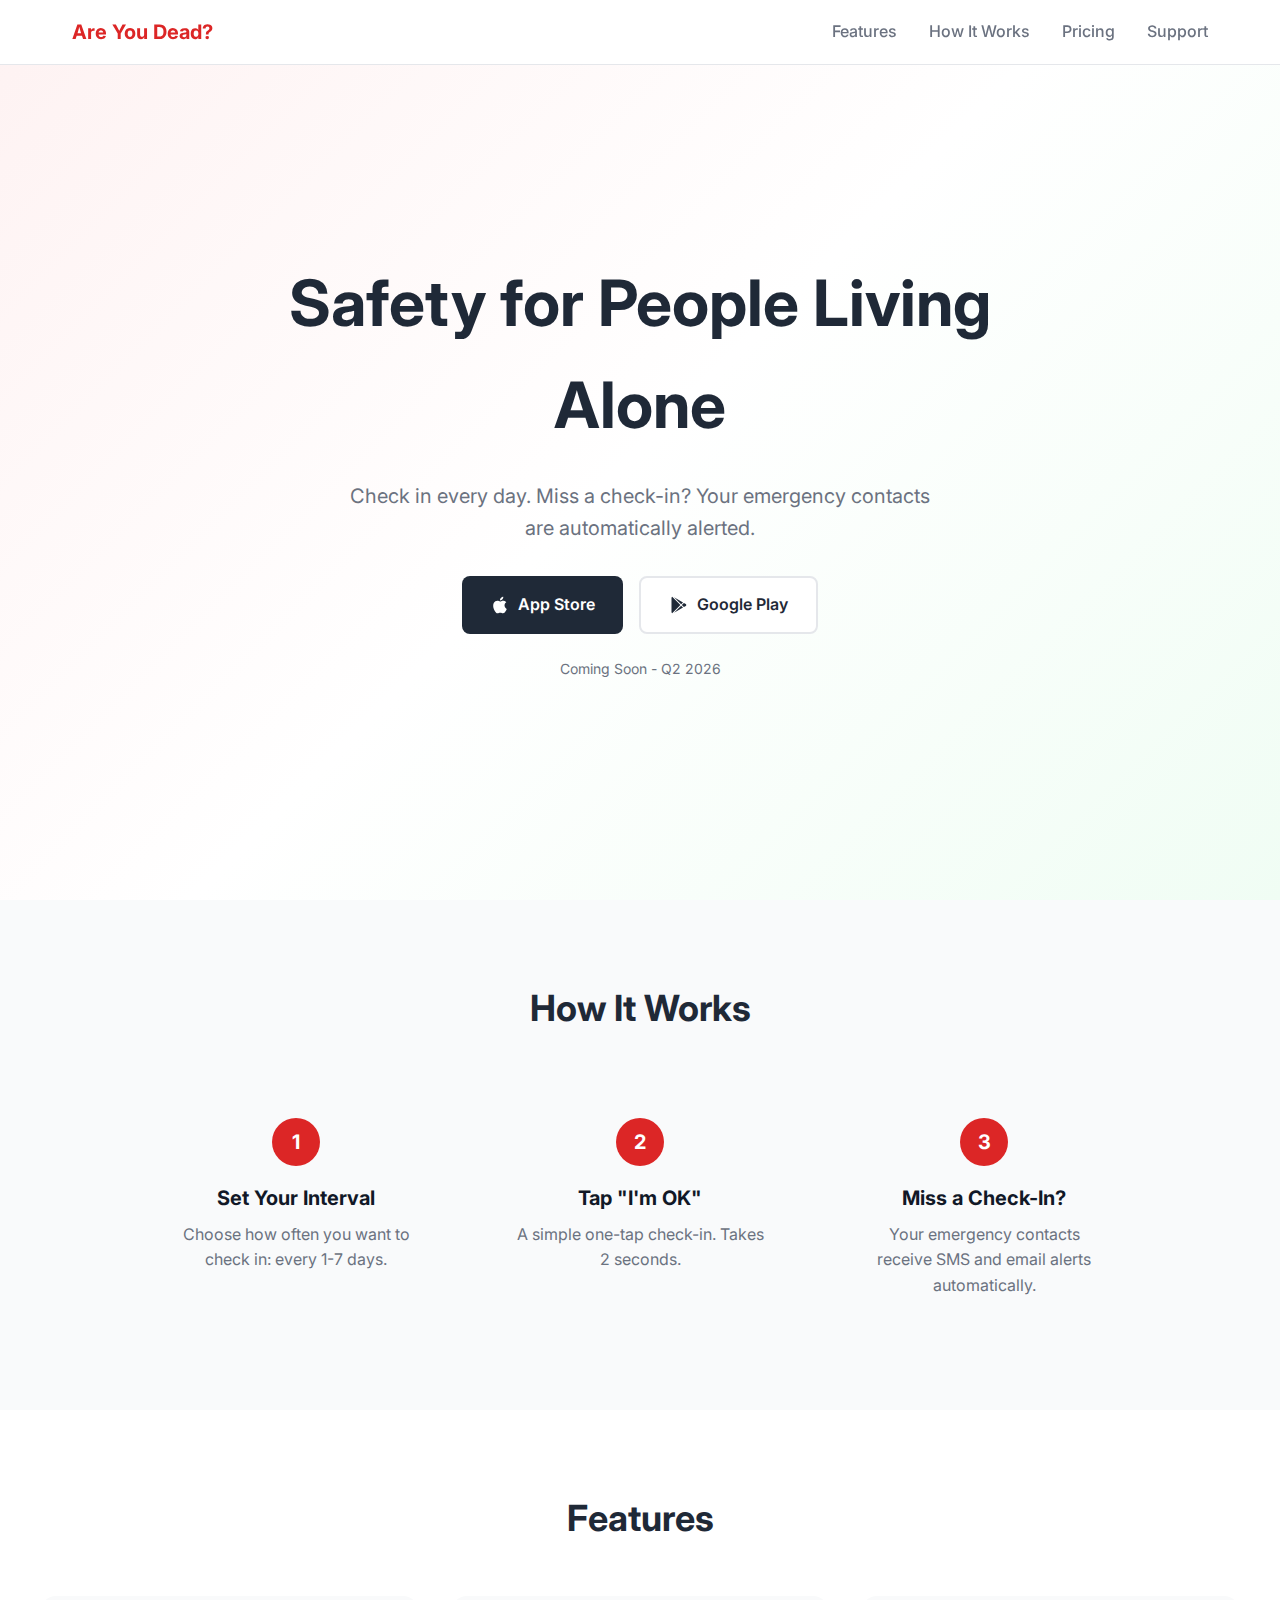
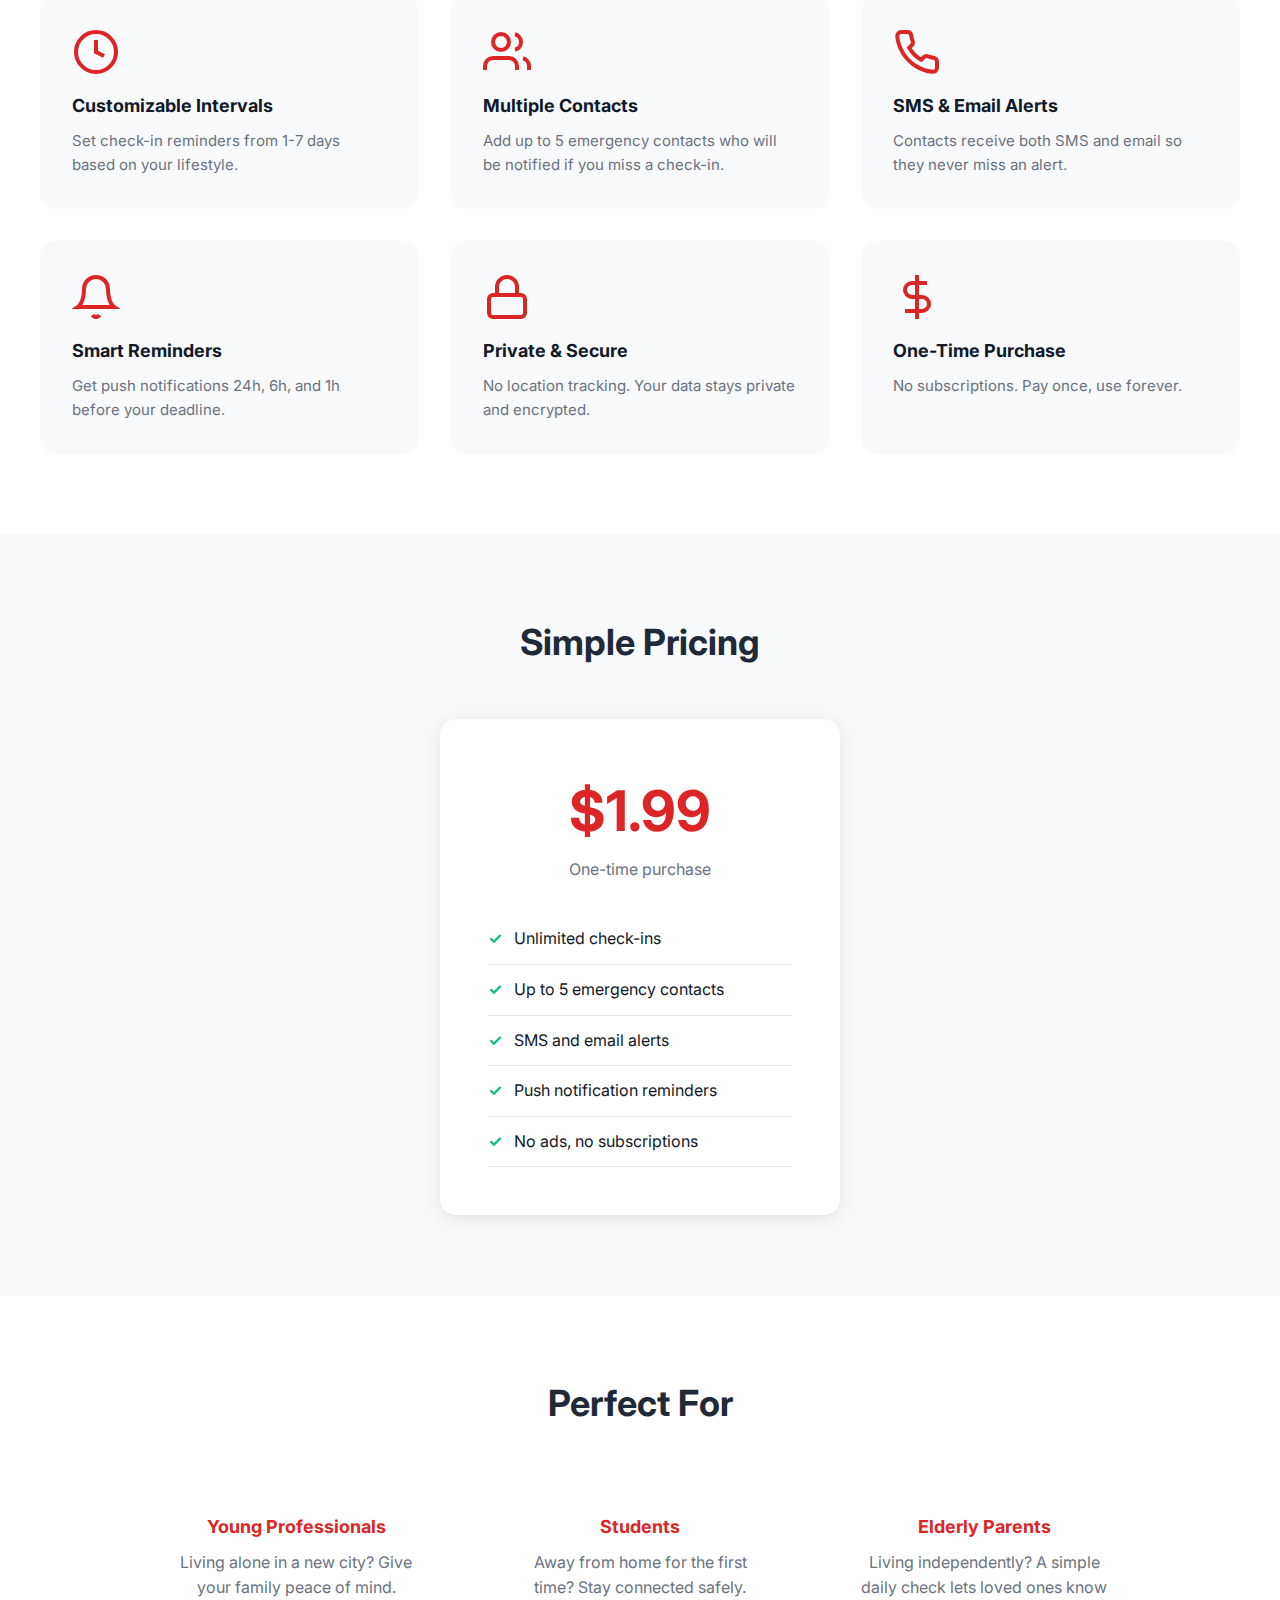
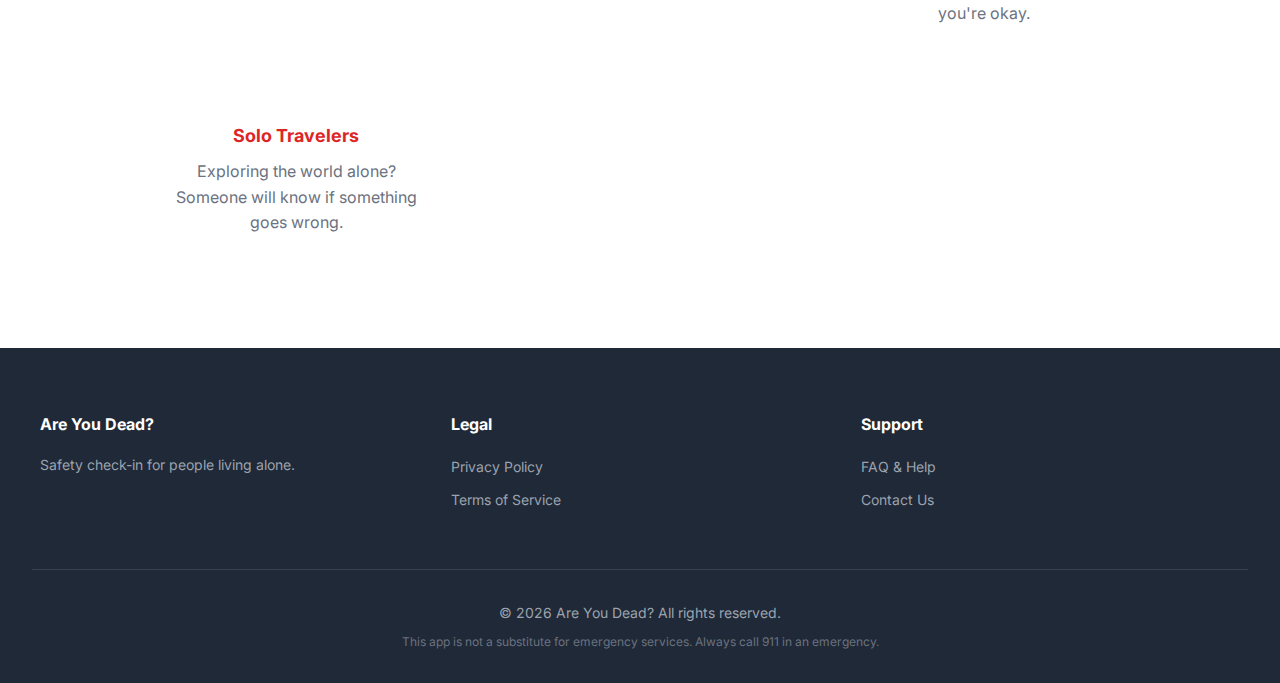
<file: website/index.html>
<!DOCTYPE html>
<html lang="en">
<head>
    <meta charset="UTF-8">
    <meta name="viewport" content="width=device-width, initial-scale=1.0">
    <meta name="description" content="Are You Dead? - Safety check-in app for people living alone. Check in daily or your emergency contacts are automatically alerted.">
    <meta name="keywords" content="safety app, check-in, living alone, emergency contacts, wellness check, solo living">
    <meta property="og:title" content="Are You Dead? - Safety for Solo Living">
    <meta property="og:description" content="Check in daily or your emergency contacts are automatically alerted. Simple safety for people living alone.">
    <meta property="og:type" content="website">
    <meta property="og:url" content="https://areyoudead.site">
    <title>Are You Dead? - Safety Check-In App</title>
    <link rel="stylesheet" href="css/style.css">
    <link rel="preconnect" href="https://fonts.googleapis.com">
    <link rel="preconnect" href="https://fonts.gstatic.com" crossorigin>
    <link href="https://fonts.googleapis.com/css2?family=Inter:wght@400;500;600;700&display=swap" rel="stylesheet">
</head>
<body>
    <header>
        <nav>
            <div class="logo">Are You Dead?</div>
            <ul class="nav-links">
                <li><a href="#features">Features</a></li>
                <li><a href="#how-it-works">How It Works</a></li>
                <li><a href="#pricing">Pricing</a></li>
                <li><a href="support.html">Support</a></li>
            </ul>
        </nav>
    </header>

    <main>
        <section class="hero">
            <div class="hero-content">
                <h1>Safety for People Living Alone</h1>
                <p class="tagline">Check in every day. Miss a check-in? Your emergency contacts are automatically alerted.</p>
                <div class="cta-buttons">
                    <a href="#" class="btn btn-primary">
                        <svg class="icon" viewBox="0 0 24 24" fill="currentColor"><path d="M18.71 19.5c-.83 1.24-1.71 2.45-3.05 2.47-1.34.03-1.77-.79-3.29-.79-1.53 0-2 .77-3.27.82-1.31.05-2.3-1.32-3.14-2.53C4.25 17 2.94 12.45 4.7 9.39c.87-1.52 2.43-2.48 4.12-2.51 1.28-.02 2.5.87 3.29.87.78 0 2.26-1.07 3.81-.91.65.03 2.47.26 3.64 1.98-.09.06-2.17 1.28-2.15 3.81.03 3.02 2.65 4.03 2.68 4.04-.03.07-.42 1.44-1.38 2.83M13 3.5c.73-.83 1.94-1.46 2.94-1.5.13 1.17-.34 2.35-1.04 3.19-.69.85-1.83 1.51-2.95 1.42-.15-1.15.41-2.35 1.05-3.11z"/></svg>
                        App Store
                    </a>
                    <a href="#" class="btn btn-secondary">
                        <svg class="icon" viewBox="0 0 24 24" fill="currentColor"><path d="M3,20.5V3.5C3,2.91 3.34,2.39 3.84,2.15L13.69,12L3.84,21.85C3.34,21.6 3,21.09 3,20.5M16.81,15.12L6.05,21.34L14.54,12.85L16.81,15.12M20.16,10.81C20.5,11.08 20.75,11.5 20.75,12C20.75,12.5 20.53,12.9 20.18,13.18L17.89,14.5L15.39,12L17.89,9.5L20.16,10.81M6.05,2.66L16.81,8.88L14.54,11.15L6.05,2.66Z"/></svg>
                        Google Play
                    </a>
                </div>
                <p class="coming-soon">Coming Soon - Q2 2026</p>
            </div>
        </section>

        <section id="how-it-works" class="how-it-works">
            <h2>How It Works</h2>
            <div class="steps">
                <div class="step">
                    <div class="step-number">1</div>
                    <h3>Set Your Interval</h3>
                    <p>Choose how often you want to check in: every 1-7 days.</p>
                </div>
                <div class="step">
                    <div class="step-number">2</div>
                    <h3>Tap "I'm OK"</h3>
                    <p>A simple one-tap check-in. Takes 2 seconds.</p>
                </div>
                <div class="step">
                    <div class="step-number">3</div>
                    <h3>Miss a Check-In?</h3>
                    <p>Your emergency contacts receive SMS and email alerts automatically.</p>
                </div>
            </div>
        </section>

        <section id="features" class="features">
            <h2>Features</h2>
            <div class="feature-grid">
                <div class="feature">
                    <div class="feature-icon">
                        <svg viewBox="0 0 24 24" fill="none" stroke="currentColor" stroke-width="2"><circle cx="12" cy="12" r="10"/><path d="M12 6v6l4 2"/></svg>
                    </div>
                    <h3>Customizable Intervals</h3>
                    <p>Set check-in reminders from 1-7 days based on your lifestyle.</p>
                </div>
                <div class="feature">
                    <div class="feature-icon">
                        <svg viewBox="0 0 24 24" fill="none" stroke="currentColor" stroke-width="2"><path d="M17 21v-2a4 4 0 0 0-4-4H5a4 4 0 0 0-4 4v2"/><circle cx="9" cy="7" r="4"/><path d="M23 21v-2a4 4 0 0 0-3-3.87"/><path d="M16 3.13a4 4 0 0 1 0 7.75"/></svg>
                    </div>
                    <h3>Multiple Contacts</h3>
                    <p>Add up to 5 emergency contacts who will be notified if you miss a check-in.</p>
                </div>
                <div class="feature">
                    <div class="feature-icon">
                        <svg viewBox="0 0 24 24" fill="none" stroke="currentColor" stroke-width="2"><path d="M22 16.92v3a2 2 0 0 1-2.18 2 19.79 19.79 0 0 1-8.63-3.07 19.5 19.5 0 0 1-6-6 19.79 19.79 0 0 1-3.07-8.67A2 2 0 0 1 4.11 2h3a2 2 0 0 1 2 1.72 12.84 12.84 0 0 0 .7 2.81 2 2 0 0 1-.45 2.11L8.09 9.91a16 16 0 0 0 6 6l1.27-1.27a2 2 0 0 1 2.11-.45 12.84 12.84 0 0 0 2.81.7A2 2 0 0 1 22 16.92z"/></svg>
                    </div>
                    <h3>SMS & Email Alerts</h3>
                    <p>Contacts receive both SMS and email so they never miss an alert.</p>
                </div>
                <div class="feature">
                    <div class="feature-icon">
                        <svg viewBox="0 0 24 24" fill="none" stroke="currentColor" stroke-width="2"><path d="M18 8A6 6 0 0 0 6 8c0 7-3 9-3 9h18s-3-2-3-9"/><path d="M13.73 21a2 2 0 0 1-3.46 0"/></svg>
                    </div>
                    <h3>Smart Reminders</h3>
                    <p>Get push notifications 24h, 6h, and 1h before your deadline.</p>
                </div>
                <div class="feature">
                    <div class="feature-icon">
                        <svg viewBox="0 0 24 24" fill="none" stroke="currentColor" stroke-width="2"><rect x="3" y="11" width="18" height="11" rx="2" ry="2"/><path d="M7 11V7a5 5 0 0 1 10 0v4"/></svg>
                    </div>
                    <h3>Private & Secure</h3>
                    <p>No location tracking. Your data stays private and encrypted.</p>
                </div>
                <div class="feature">
                    <div class="feature-icon">
                        <svg viewBox="0 0 24 24" fill="none" stroke="currentColor" stroke-width="2"><line x1="12" y1="1" x2="12" y2="23"/><path d="M17 5H9.5a3.5 3.5 0 0 0 0 7h5a3.5 3.5 0 0 1 0 7H6"/></svg>
                    </div>
                    <h3>One-Time Purchase</h3>
                    <p>No subscriptions. Pay once, use forever.</p>
                </div>
            </div>
        </section>

        <section id="pricing" class="pricing">
            <h2>Simple Pricing</h2>
            <div class="price-card">
                <div class="price">$1.99</div>
                <div class="price-type">One-time purchase</div>
                <ul class="price-features">
                    <li>Unlimited check-ins</li>
                    <li>Up to 5 emergency contacts</li>
                    <li>SMS and email alerts</li>
                    <li>Push notification reminders</li>
                    <li>No ads, no subscriptions</li>
                </ul>
            </div>
        </section>

        <section class="perfect-for">
            <h2>Perfect For</h2>
            <div class="audience-grid">
                <div class="audience">
                    <h3>Young Professionals</h3>
                    <p>Living alone in a new city? Give your family peace of mind.</p>
                </div>
                <div class="audience">
                    <h3>Students</h3>
                    <p>Away from home for the first time? Stay connected safely.</p>
                </div>
                <div class="audience">
                    <h3>Elderly Parents</h3>
                    <p>Living independently? A simple daily check lets loved ones know you're okay.</p>
                </div>
                <div class="audience">
                    <h3>Solo Travelers</h3>
                    <p>Exploring the world alone? Someone will know if something goes wrong.</p>
                </div>
            </div>
        </section>
    </main>

    <footer>
        <div class="footer-content">
            <div class="footer-section">
                <h4>Are You Dead?</h4>
                <p>Safety check-in for people living alone.</p>
            </div>
            <div class="footer-section">
                <h4>Legal</h4>
                <ul>
                    <li><a href="privacy.html">Privacy Policy</a></li>
                    <li><a href="terms.html">Terms of Service</a></li>
                </ul>
            </div>
            <div class="footer-section">
                <h4>Support</h4>
                <ul>
                    <li><a href="support.html">FAQ & Help</a></li>
                    <li><a href="mailto:support@areyoudead.site">Contact Us</a></li>
                </ul>
            </div>
        </div>
        <div class="footer-bottom">
            <p>&copy; 2026 Are You Dead? All rights reserved.</p>
            <p class="disclaimer">This app is not a substitute for emergency services. Always call 911 in an emergency.</p>
        </div>
    </footer>
</body>
</html>
</file>
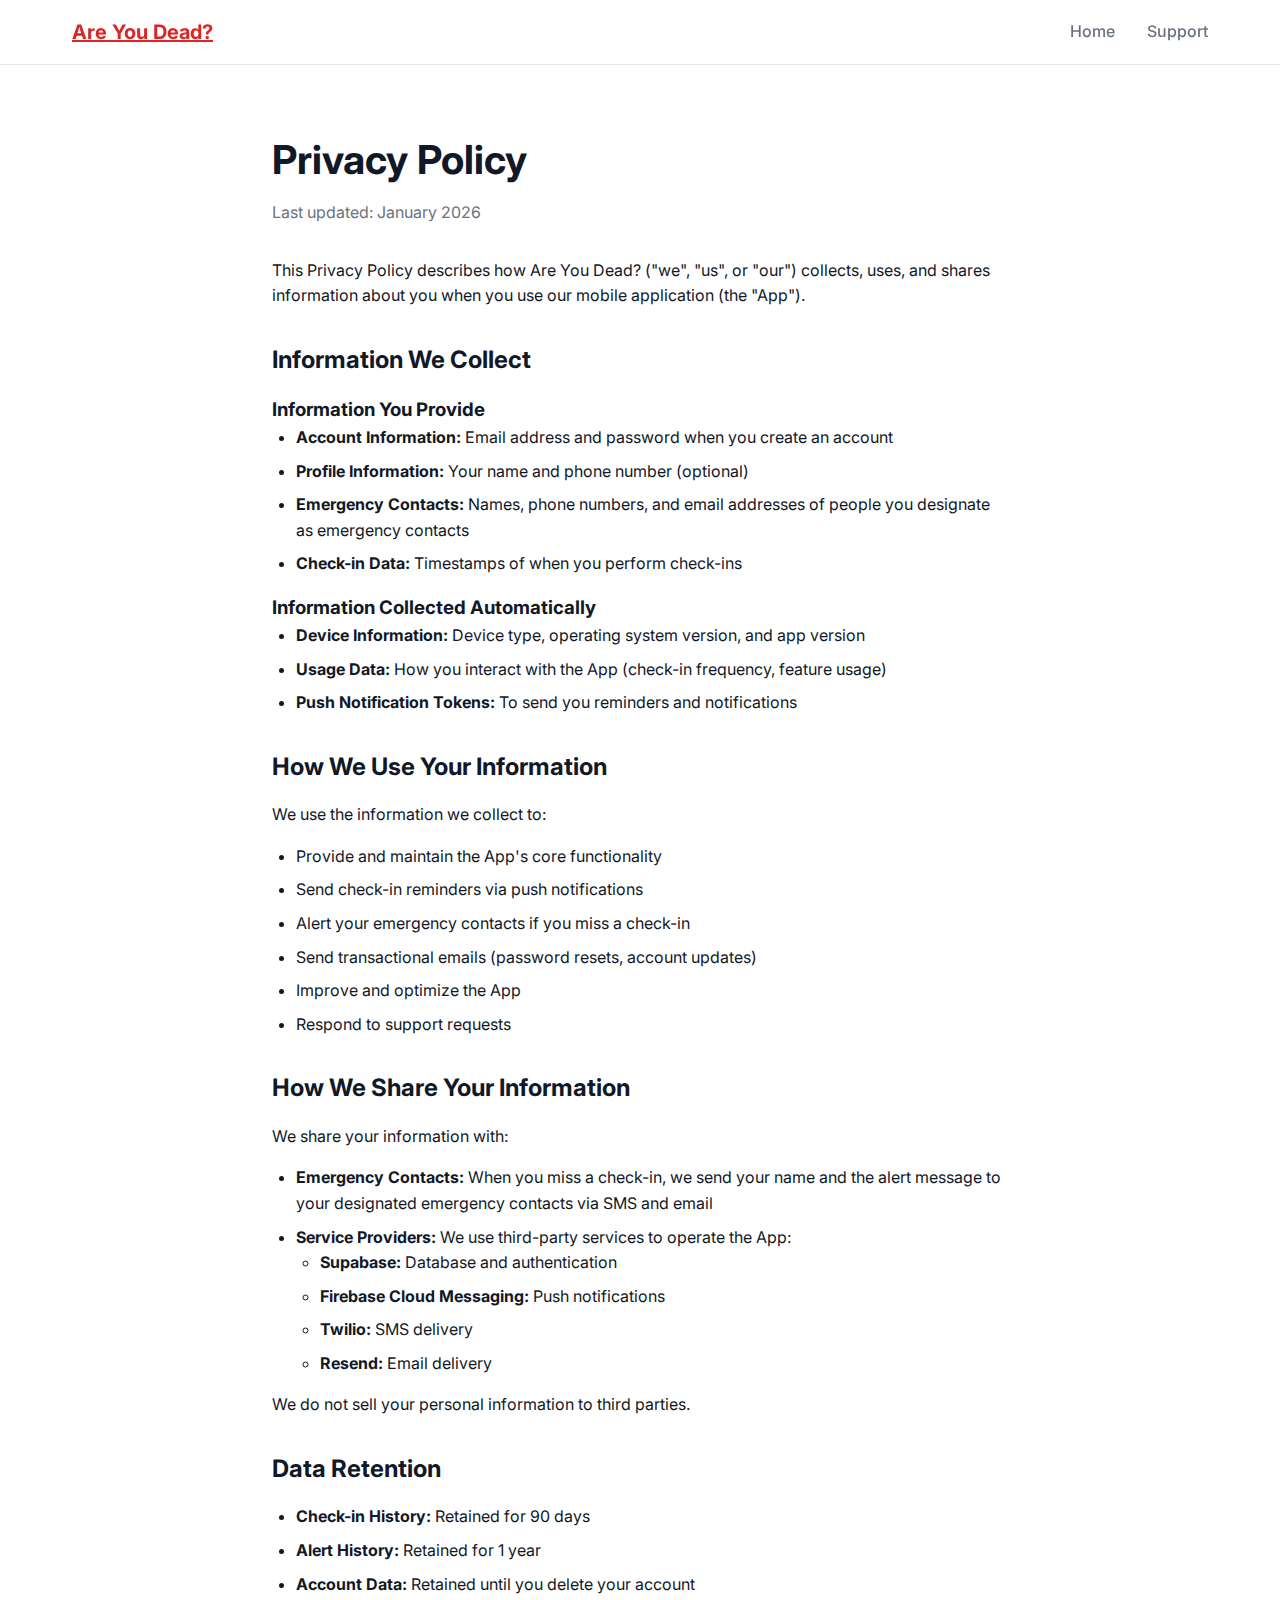
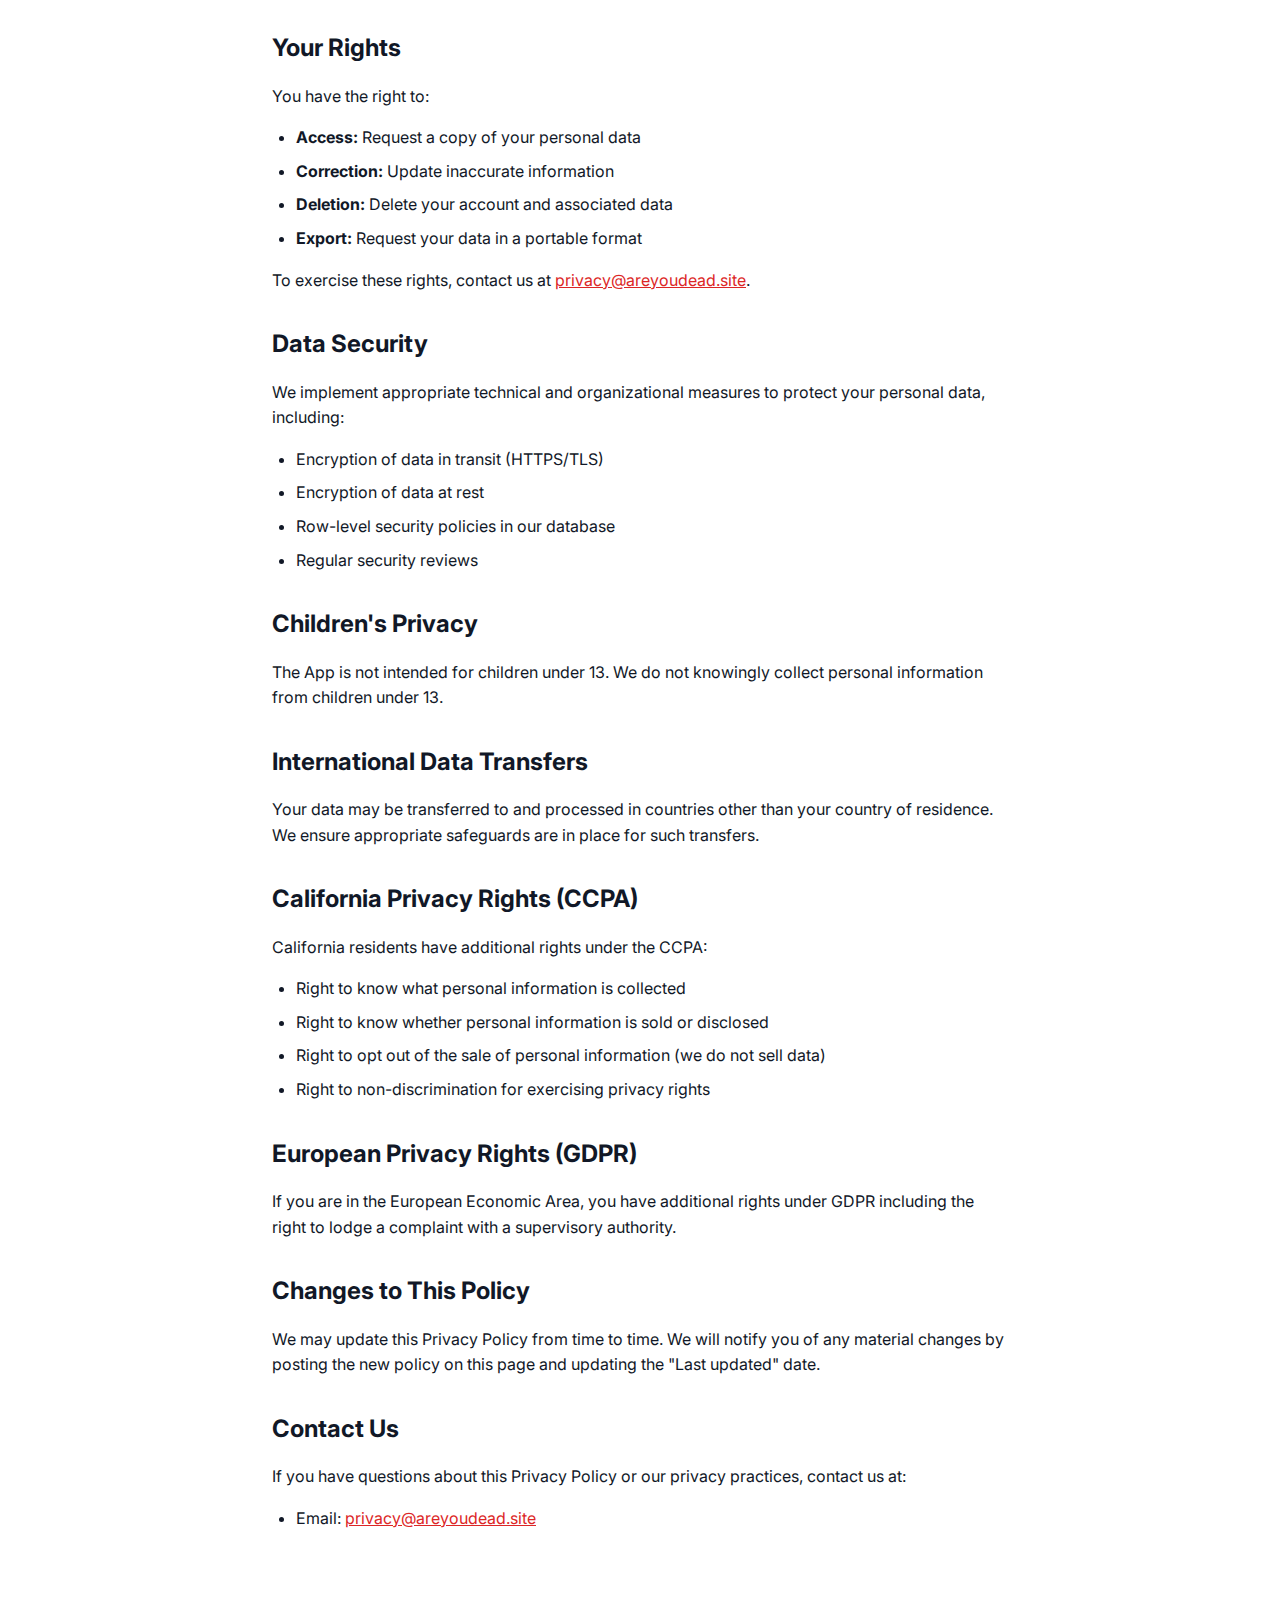
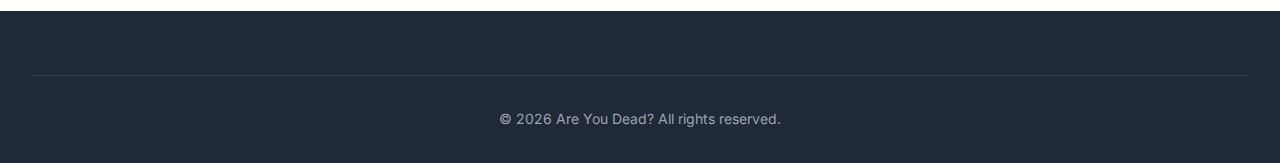
<file: website/privacy.html>
<!DOCTYPE html>
<html lang="en">
<head>
    <meta charset="UTF-8">
    <meta name="viewport" content="width=device-width, initial-scale=1.0">
    <meta name="description" content="Privacy Policy for Are You Dead? app">
    <title>Privacy Policy - Are You Dead?</title>
    <link rel="stylesheet" href="css/style.css">
    <link rel="preconnect" href="https://fonts.googleapis.com">
    <link rel="preconnect" href="https://fonts.gstatic.com" crossorigin>
    <link href="https://fonts.googleapis.com/css2?family=Inter:wght@400;500;600;700&display=swap" rel="stylesheet">
</head>
<body>
    <header>
        <nav>
            <a href="index.html" class="logo">Are You Dead?</a>
            <ul class="nav-links">
                <li><a href="index.html">Home</a></li>
                <li><a href="support.html">Support</a></li>
            </ul>
        </nav>
    </header>

    <main class="legal-content">
        <h1>Privacy Policy</h1>
        <p class="last-updated">Last updated: January 2026</p>

        <p>This Privacy Policy describes how Are You Dead? ("we", "us", or "our") collects, uses, and shares information about you when you use our mobile application (the "App").</p>

        <h2>Information We Collect</h2>

        <h3>Information You Provide</h3>
        <ul>
            <li><strong>Account Information:</strong> Email address and password when you create an account</li>
            <li><strong>Profile Information:</strong> Your name and phone number (optional)</li>
            <li><strong>Emergency Contacts:</strong> Names, phone numbers, and email addresses of people you designate as emergency contacts</li>
            <li><strong>Check-in Data:</strong> Timestamps of when you perform check-ins</li>
        </ul>

        <h3>Information Collected Automatically</h3>
        <ul>
            <li><strong>Device Information:</strong> Device type, operating system version, and app version</li>
            <li><strong>Usage Data:</strong> How you interact with the App (check-in frequency, feature usage)</li>
            <li><strong>Push Notification Tokens:</strong> To send you reminders and notifications</li>
        </ul>

        <h2>How We Use Your Information</h2>
        <p>We use the information we collect to:</p>
        <ul>
            <li>Provide and maintain the App's core functionality</li>
            <li>Send check-in reminders via push notifications</li>
            <li>Alert your emergency contacts if you miss a check-in</li>
            <li>Send transactional emails (password resets, account updates)</li>
            <li>Improve and optimize the App</li>
            <li>Respond to support requests</li>
        </ul>

        <h2>How We Share Your Information</h2>
        <p>We share your information with:</p>
        <ul>
            <li><strong>Emergency Contacts:</strong> When you miss a check-in, we send your name and the alert message to your designated emergency contacts via SMS and email</li>
            <li><strong>Service Providers:</strong> We use third-party services to operate the App:
                <ul>
                    <li><strong>Supabase:</strong> Database and authentication</li>
                    <li><strong>Firebase Cloud Messaging:</strong> Push notifications</li>
                    <li><strong>Twilio:</strong> SMS delivery</li>
                    <li><strong>Resend:</strong> Email delivery</li>
                </ul>
            </li>
        </ul>
        <p>We do not sell your personal information to third parties.</p>

        <h2>Data Retention</h2>
        <ul>
            <li><strong>Check-in History:</strong> Retained for 90 days</li>
            <li><strong>Alert History:</strong> Retained for 1 year</li>
            <li><strong>Account Data:</strong> Retained until you delete your account</li>
        </ul>

        <h2>Your Rights</h2>
        <p>You have the right to:</p>
        <ul>
            <li><strong>Access:</strong> Request a copy of your personal data</li>
            <li><strong>Correction:</strong> Update inaccurate information</li>
            <li><strong>Deletion:</strong> Delete your account and associated data</li>
            <li><strong>Export:</strong> Request your data in a portable format</li>
        </ul>
        <p>To exercise these rights, contact us at <a href="mailto:privacy@areyoudead.site">privacy@areyoudead.site</a>.</p>

        <h2>Data Security</h2>
        <p>We implement appropriate technical and organizational measures to protect your personal data, including:</p>
        <ul>
            <li>Encryption of data in transit (HTTPS/TLS)</li>
            <li>Encryption of data at rest</li>
            <li>Row-level security policies in our database</li>
            <li>Regular security reviews</li>
        </ul>

        <h2>Children's Privacy</h2>
        <p>The App is not intended for children under 13. We do not knowingly collect personal information from children under 13.</p>

        <h2>International Data Transfers</h2>
        <p>Your data may be transferred to and processed in countries other than your country of residence. We ensure appropriate safeguards are in place for such transfers.</p>

        <h2>California Privacy Rights (CCPA)</h2>
        <p>California residents have additional rights under the CCPA:</p>
        <ul>
            <li>Right to know what personal information is collected</li>
            <li>Right to know whether personal information is sold or disclosed</li>
            <li>Right to opt out of the sale of personal information (we do not sell data)</li>
            <li>Right to non-discrimination for exercising privacy rights</li>
        </ul>

        <h2>European Privacy Rights (GDPR)</h2>
        <p>If you are in the European Economic Area, you have additional rights under GDPR including the right to lodge a complaint with a supervisory authority.</p>

        <h2>Changes to This Policy</h2>
        <p>We may update this Privacy Policy from time to time. We will notify you of any material changes by posting the new policy on this page and updating the "Last updated" date.</p>

        <h2>Contact Us</h2>
        <p>If you have questions about this Privacy Policy or our privacy practices, contact us at:</p>
        <ul>
            <li>Email: <a href="mailto:privacy@areyoudead.site">privacy@areyoudead.site</a></li>
        </ul>
    </main>

    <footer>
        <div class="footer-bottom">
            <p>&copy; 2026 Are You Dead? All rights reserved.</p>
        </div>
    </footer>
</body>
</html>
</file>
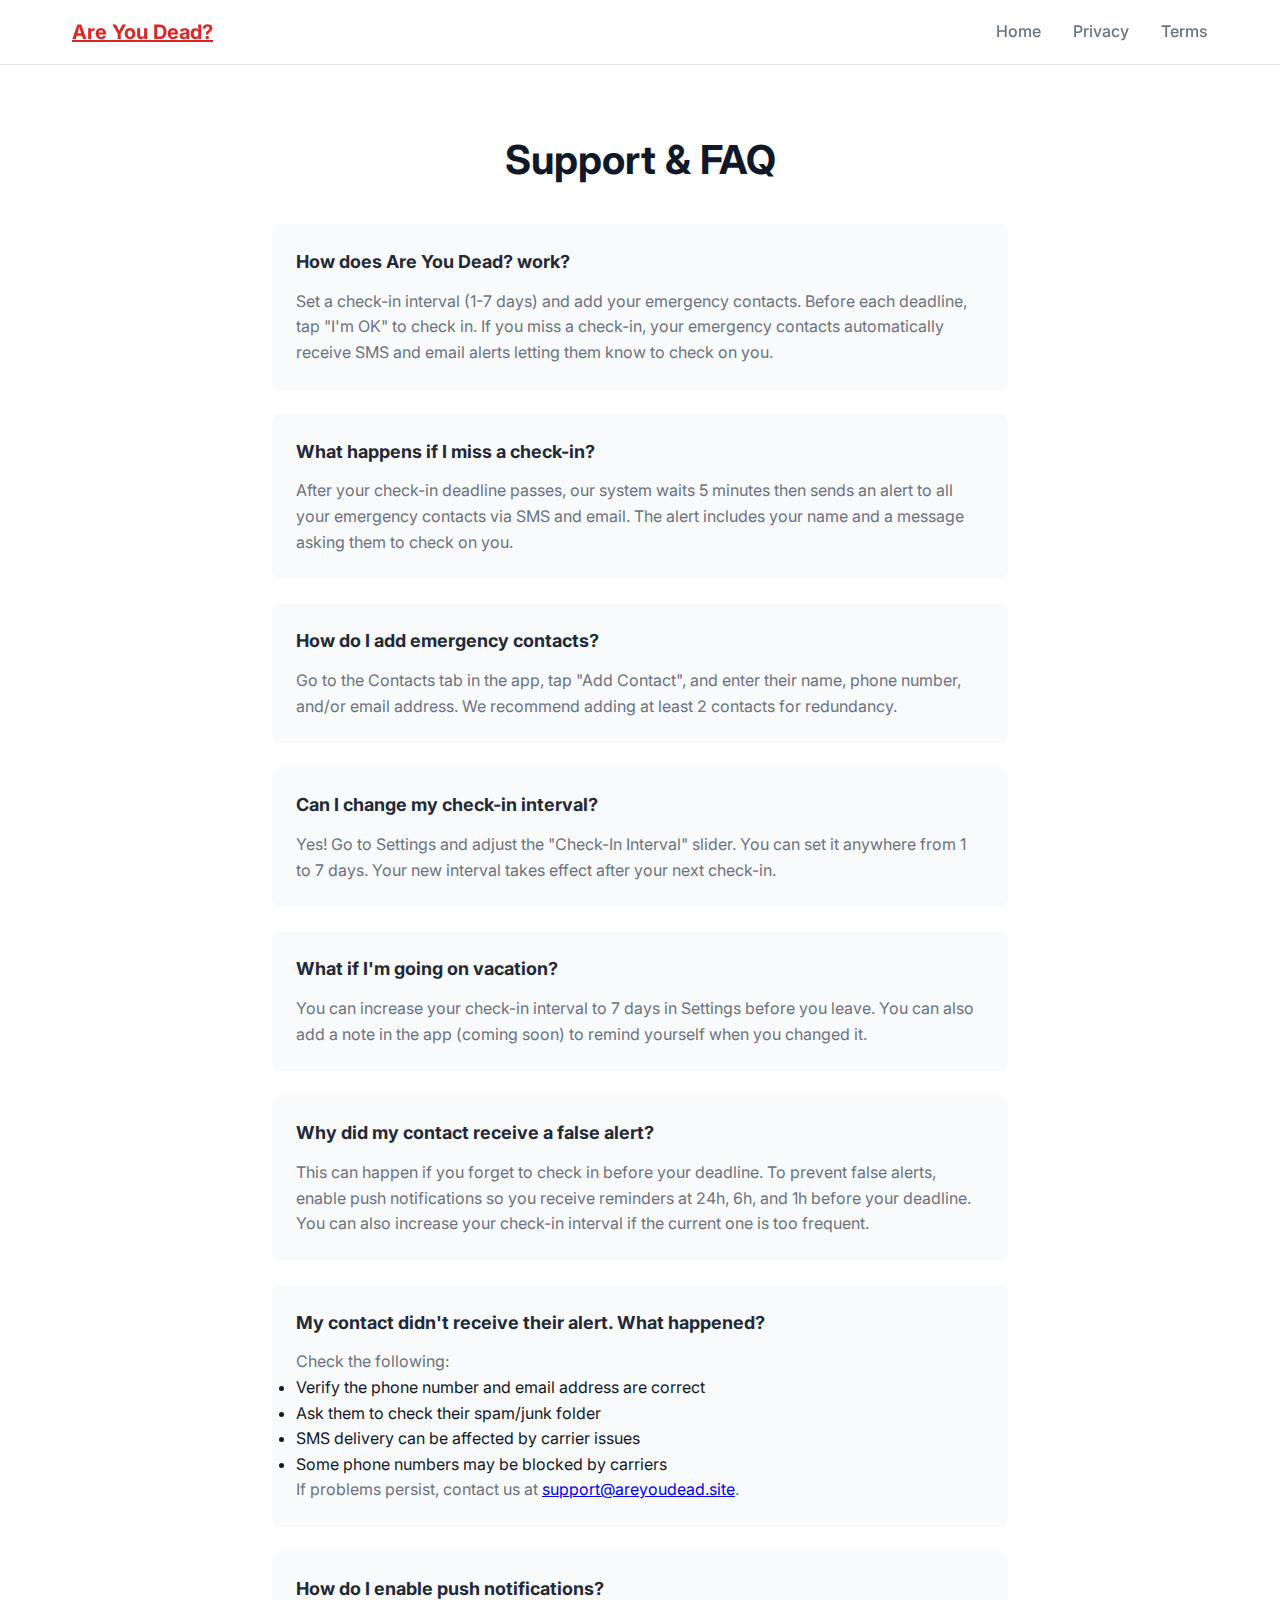
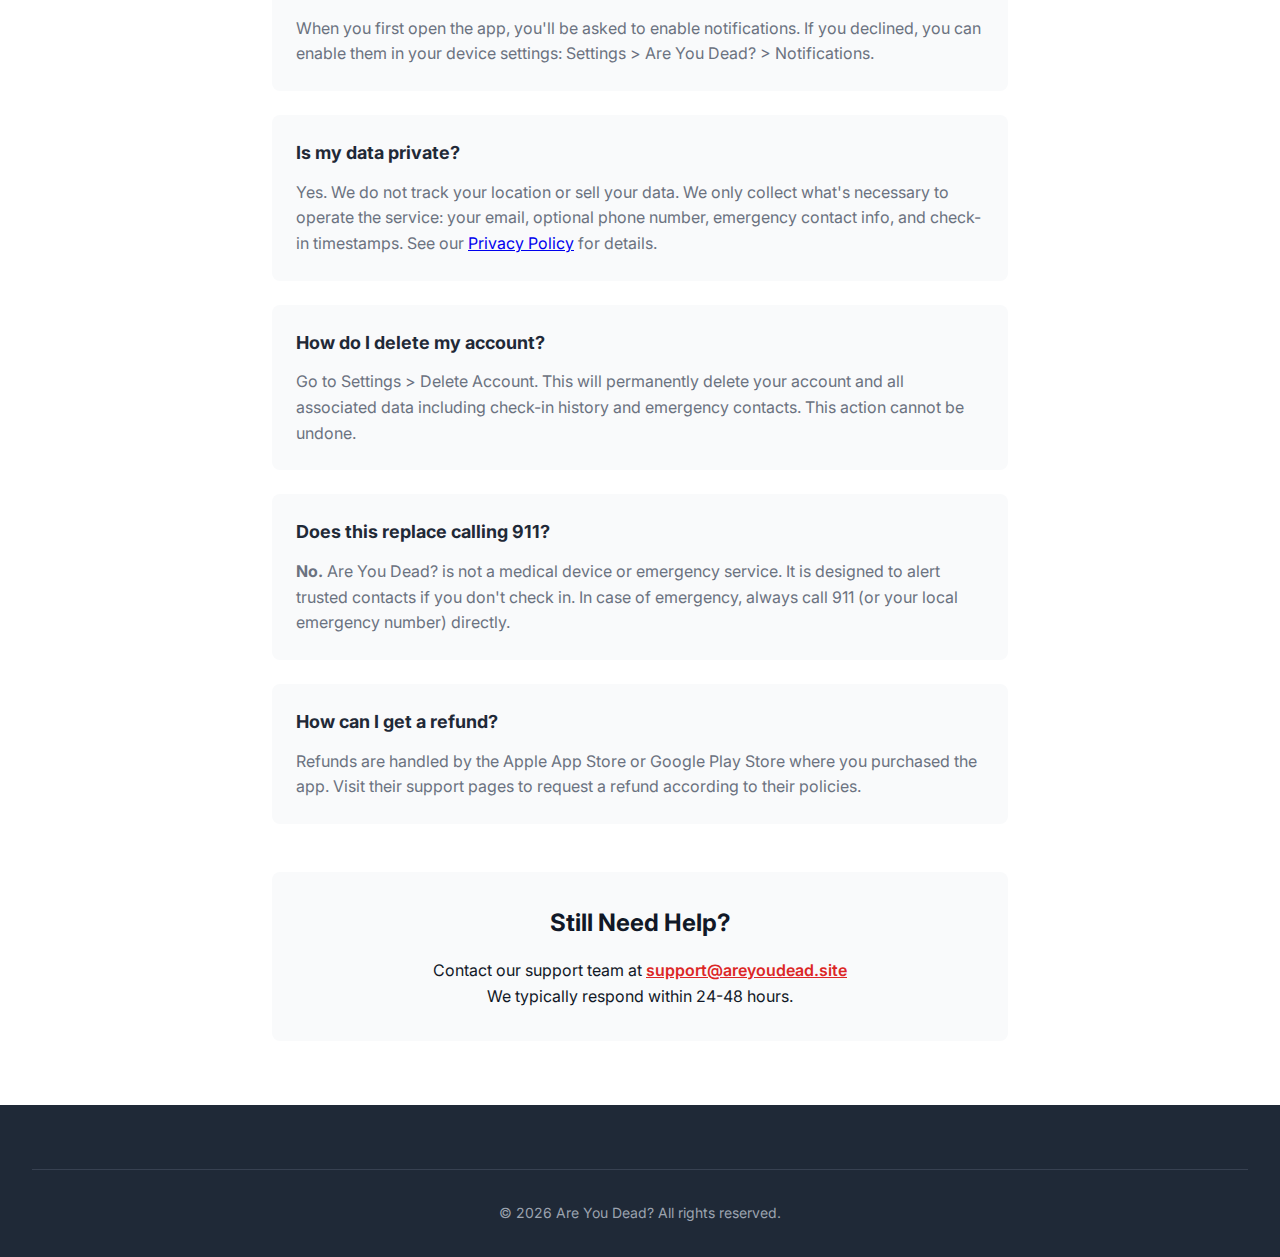
<file: website/support.html>
<!DOCTYPE html>
<html lang="en">
<head>
    <meta charset="UTF-8">
    <meta name="viewport" content="width=device-width, initial-scale=1.0">
    <meta name="description" content="Support and FAQ for Are You Dead? app">
    <title>Support - Are You Dead?</title>
    <link rel="stylesheet" href="css/style.css">
    <link rel="preconnect" href="https://fonts.googleapis.com">
    <link rel="preconnect" href="https://fonts.gstatic.com" crossorigin>
    <link href="https://fonts.googleapis.com/css2?family=Inter:wght@400;500;600;700&display=swap" rel="stylesheet">
</head>
<body>
    <header>
        <nav>
            <a href="index.html" class="logo">Are You Dead?</a>
            <ul class="nav-links">
                <li><a href="index.html">Home</a></li>
                <li><a href="privacy.html">Privacy</a></li>
                <li><a href="terms.html">Terms</a></li>
            </ul>
        </nav>
    </header>

    <main class="support-content">
        <h1>Support & FAQ</h1>

        <div class="faq-item">
            <h3>How does Are You Dead? work?</h3>
            <p>Set a check-in interval (1-7 days) and add your emergency contacts. Before each deadline, tap "I'm OK" to check in. If you miss a check-in, your emergency contacts automatically receive SMS and email alerts letting them know to check on you.</p>
        </div>

        <div class="faq-item">
            <h3>What happens if I miss a check-in?</h3>
            <p>After your check-in deadline passes, our system waits 5 minutes then sends an alert to all your emergency contacts via SMS and email. The alert includes your name and a message asking them to check on you.</p>
        </div>

        <div class="faq-item">
            <h3>How do I add emergency contacts?</h3>
            <p>Go to the Contacts tab in the app, tap "Add Contact", and enter their name, phone number, and/or email address. We recommend adding at least 2 contacts for redundancy.</p>
        </div>

        <div class="faq-item">
            <h3>Can I change my check-in interval?</h3>
            <p>Yes! Go to Settings and adjust the "Check-In Interval" slider. You can set it anywhere from 1 to 7 days. Your new interval takes effect after your next check-in.</p>
        </div>

        <div class="faq-item">
            <h3>What if I'm going on vacation?</h3>
            <p>You can increase your check-in interval to 7 days in Settings before you leave. You can also add a note in the app (coming soon) to remind yourself when you changed it.</p>
        </div>

        <div class="faq-item">
            <h3>Why did my contact receive a false alert?</h3>
            <p>This can happen if you forget to check in before your deadline. To prevent false alerts, enable push notifications so you receive reminders at 24h, 6h, and 1h before your deadline. You can also increase your check-in interval if the current one is too frequent.</p>
        </div>

        <div class="faq-item">
            <h3>My contact didn't receive their alert. What happened?</h3>
            <p>Check the following:</p>
            <ul>
                <li>Verify the phone number and email address are correct</li>
                <li>Ask them to check their spam/junk folder</li>
                <li>SMS delivery can be affected by carrier issues</li>
                <li>Some phone numbers may be blocked by carriers</li>
            </ul>
            <p>If problems persist, contact us at <a href="mailto:support@areyoudead.site">support@areyoudead.site</a>.</p>
        </div>

        <div class="faq-item">
            <h3>How do I enable push notifications?</h3>
            <p>When you first open the app, you'll be asked to enable notifications. If you declined, you can enable them in your device settings: Settings > Are You Dead? > Notifications.</p>
        </div>

        <div class="faq-item">
            <h3>Is my data private?</h3>
            <p>Yes. We do not track your location or sell your data. We only collect what's necessary to operate the service: your email, optional phone number, emergency contact info, and check-in timestamps. See our <a href="privacy.html">Privacy Policy</a> for details.</p>
        </div>

        <div class="faq-item">
            <h3>How do I delete my account?</h3>
            <p>Go to Settings > Delete Account. This will permanently delete your account and all associated data including check-in history and emergency contacts. This action cannot be undone.</p>
        </div>

        <div class="faq-item">
            <h3>Does this replace calling 911?</h3>
            <p><strong>No.</strong> Are You Dead? is not a medical device or emergency service. It is designed to alert trusted contacts if you don't check in. In case of emergency, always call 911 (or your local emergency number) directly.</p>
        </div>

        <div class="faq-item">
            <h3>How can I get a refund?</h3>
            <p>Refunds are handled by the Apple App Store or Google Play Store where you purchased the app. Visit their support pages to request a refund according to their policies.</p>
        </div>

        <div class="contact-section">
            <h2>Still Need Help?</h2>
            <p>Contact our support team at <a href="mailto:support@areyoudead.site">support@areyoudead.site</a></p>
            <p>We typically respond within 24-48 hours.</p>
        </div>
    </main>

    <footer>
        <div class="footer-bottom">
            <p>&copy; 2026 Are You Dead? All rights reserved.</p>
        </div>
    </footer>
</body>
</html>
</file>
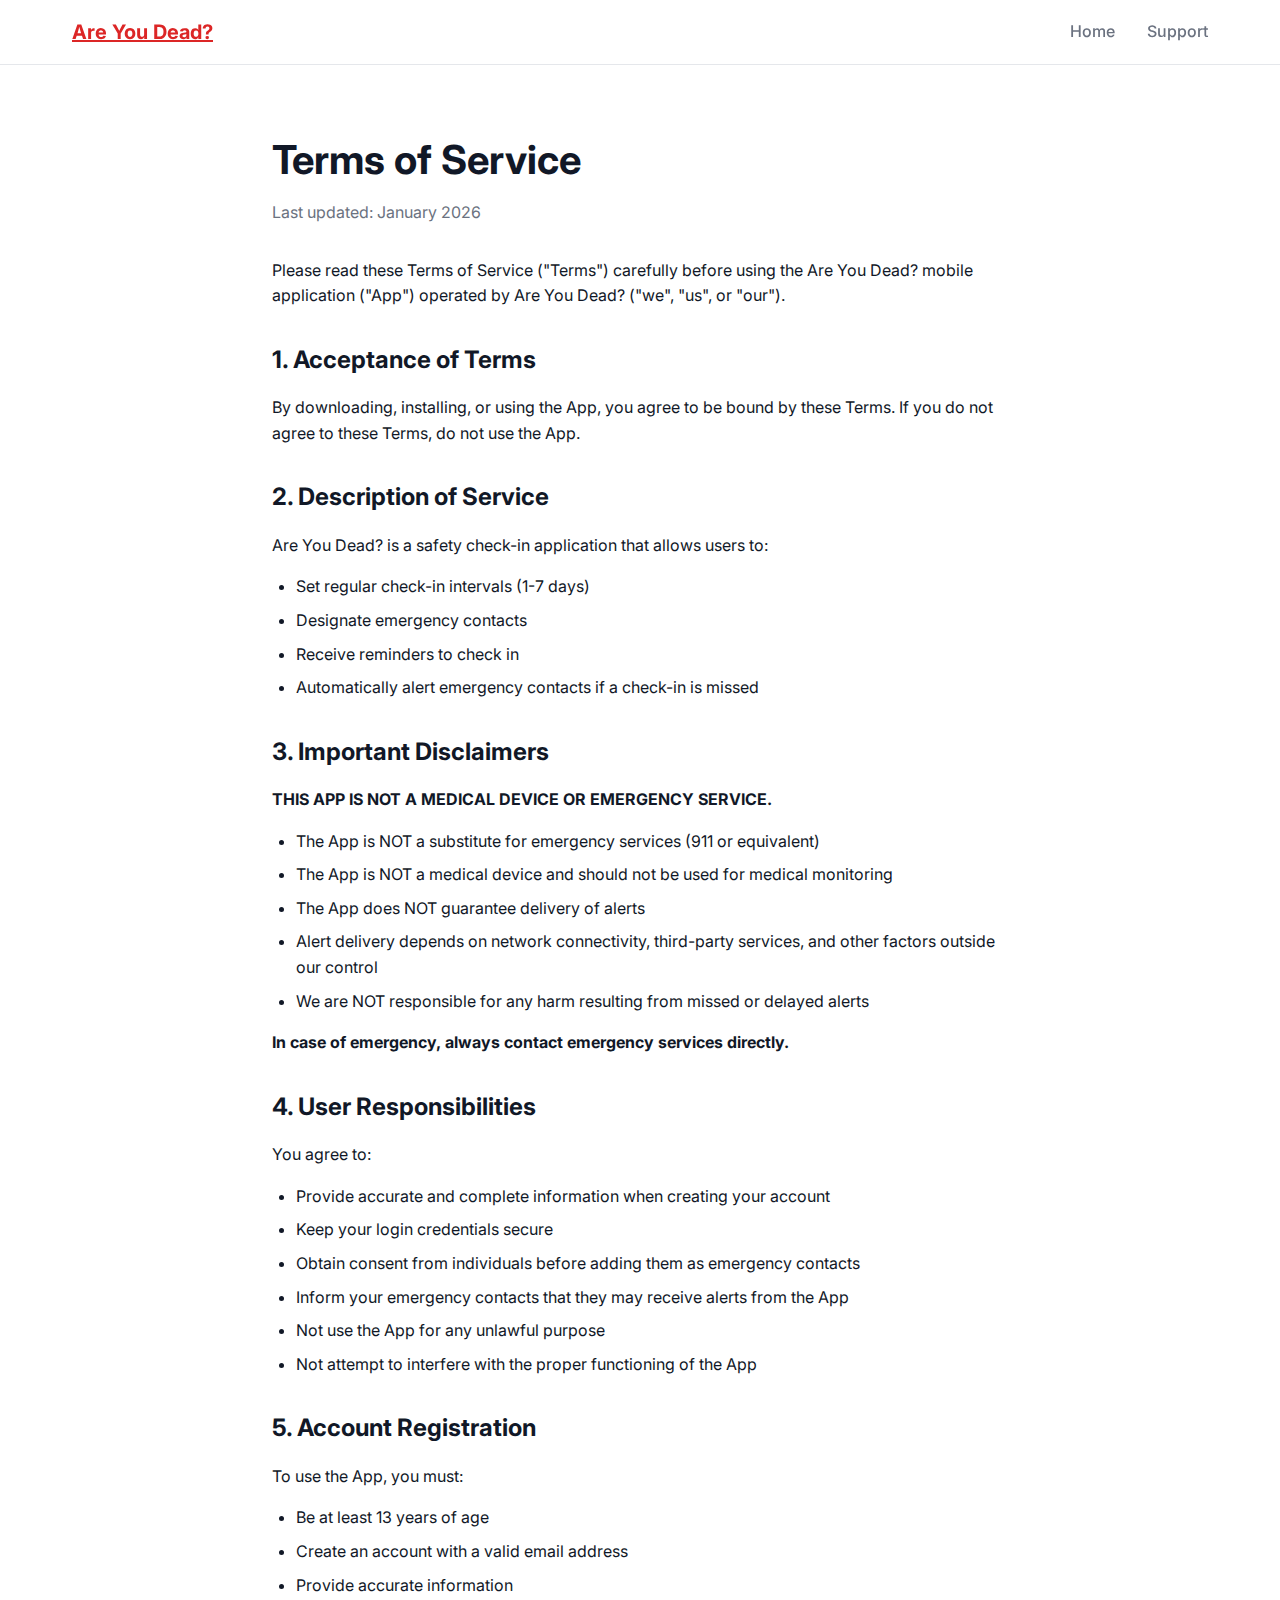
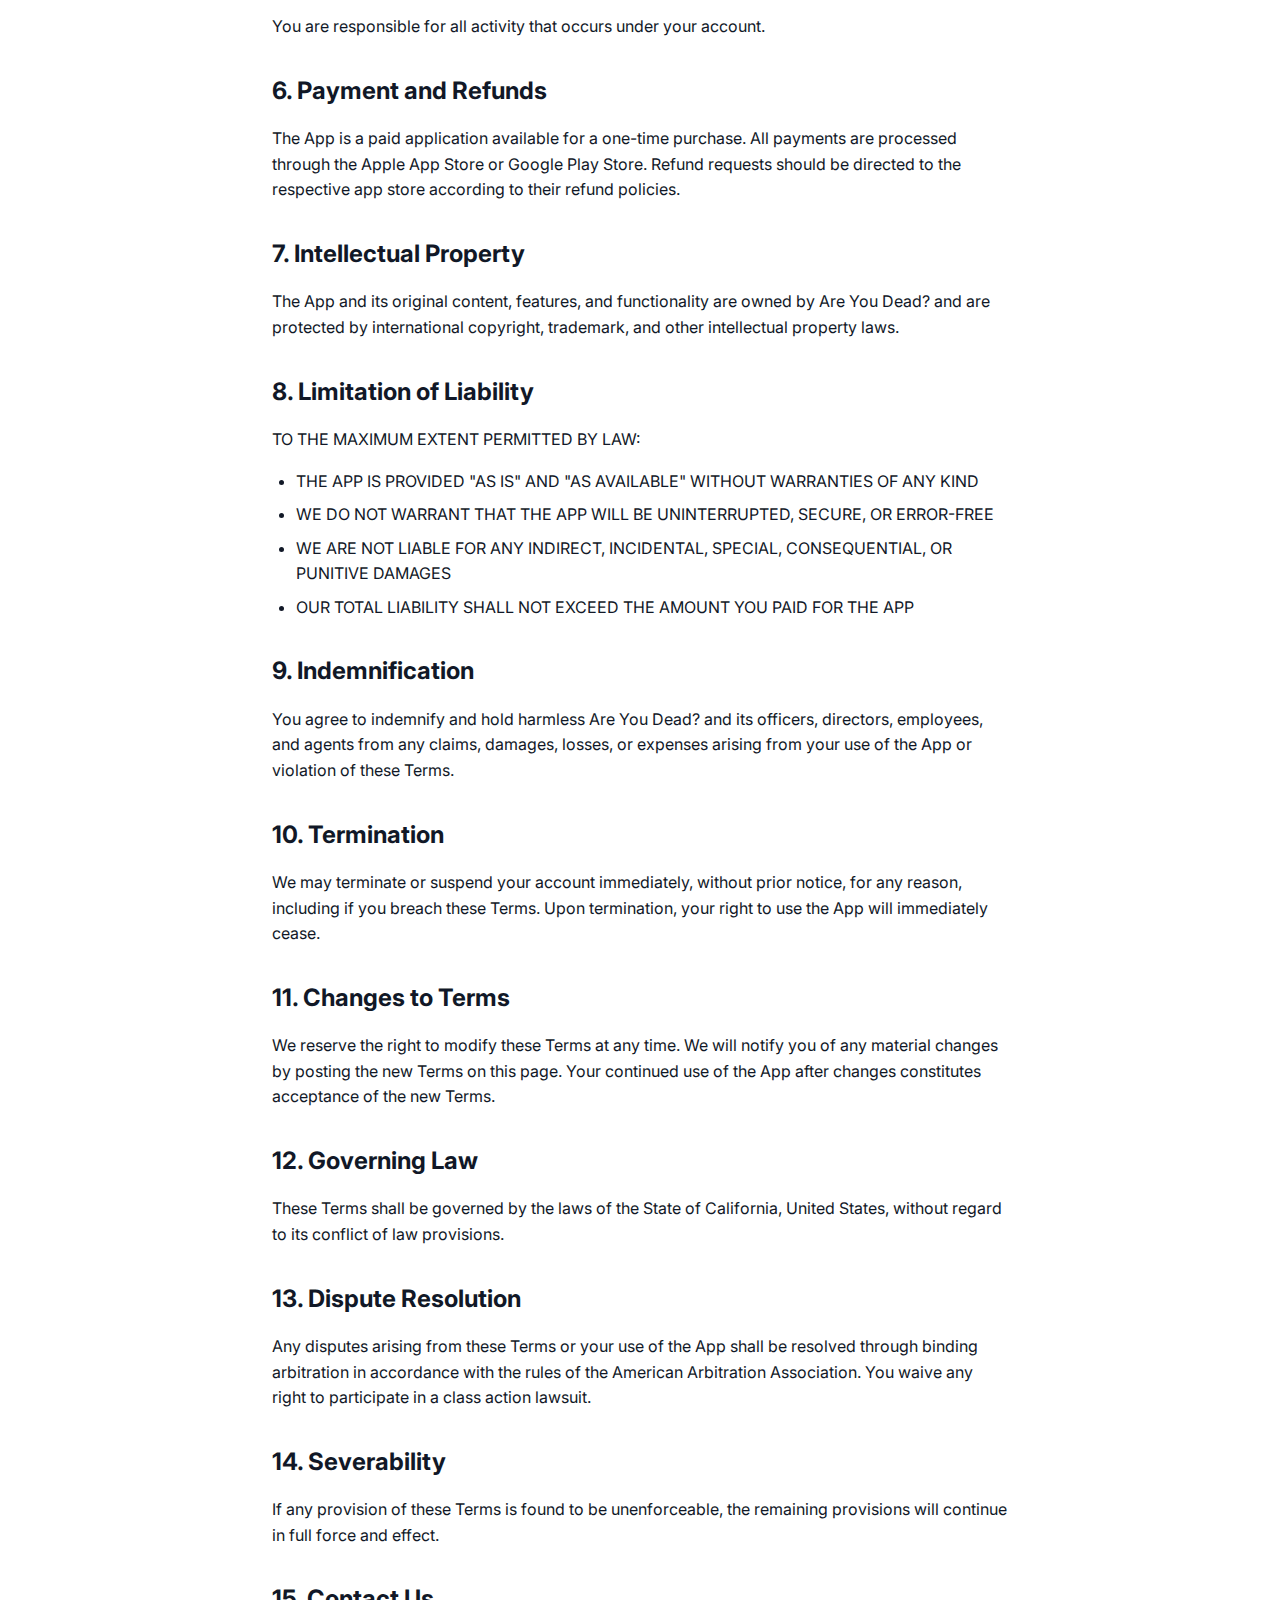
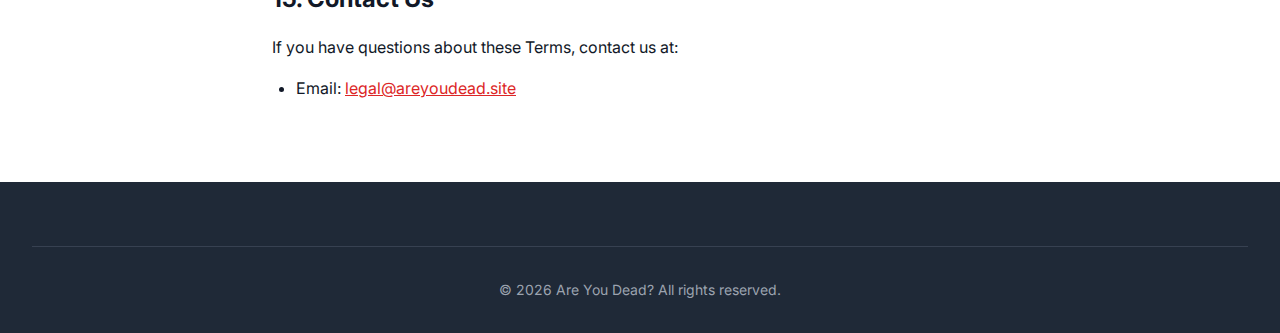
<file: website/terms.html>
<!DOCTYPE html>
<html lang="en">
<head>
    <meta charset="UTF-8">
    <meta name="viewport" content="width=device-width, initial-scale=1.0">
    <meta name="description" content="Terms of Service for Are You Dead? app">
    <title>Terms of Service - Are You Dead?</title>
    <link rel="stylesheet" href="css/style.css">
    <link rel="preconnect" href="https://fonts.googleapis.com">
    <link rel="preconnect" href="https://fonts.gstatic.com" crossorigin>
    <link href="https://fonts.googleapis.com/css2?family=Inter:wght@400;500;600;700&display=swap" rel="stylesheet">
</head>
<body>
    <header>
        <nav>
            <a href="index.html" class="logo">Are You Dead?</a>
            <ul class="nav-links">
                <li><a href="index.html">Home</a></li>
                <li><a href="support.html">Support</a></li>
            </ul>
        </nav>
    </header>

    <main class="legal-content">
        <h1>Terms of Service</h1>
        <p class="last-updated">Last updated: January 2026</p>

        <p>Please read these Terms of Service ("Terms") carefully before using the Are You Dead? mobile application ("App") operated by Are You Dead? ("we", "us", or "our").</p>

        <h2>1. Acceptance of Terms</h2>
        <p>By downloading, installing, or using the App, you agree to be bound by these Terms. If you do not agree to these Terms, do not use the App.</p>

        <h2>2. Description of Service</h2>
        <p>Are You Dead? is a safety check-in application that allows users to:</p>
        <ul>
            <li>Set regular check-in intervals (1-7 days)</li>
            <li>Designate emergency contacts</li>
            <li>Receive reminders to check in</li>
            <li>Automatically alert emergency contacts if a check-in is missed</li>
        </ul>

        <h2>3. Important Disclaimers</h2>
        <p><strong>THIS APP IS NOT A MEDICAL DEVICE OR EMERGENCY SERVICE.</strong></p>
        <ul>
            <li>The App is NOT a substitute for emergency services (911 or equivalent)</li>
            <li>The App is NOT a medical device and should not be used for medical monitoring</li>
            <li>The App does NOT guarantee delivery of alerts</li>
            <li>Alert delivery depends on network connectivity, third-party services, and other factors outside our control</li>
            <li>We are NOT responsible for any harm resulting from missed or delayed alerts</li>
        </ul>
        <p><strong>In case of emergency, always contact emergency services directly.</strong></p>

        <h2>4. User Responsibilities</h2>
        <p>You agree to:</p>
        <ul>
            <li>Provide accurate and complete information when creating your account</li>
            <li>Keep your login credentials secure</li>
            <li>Obtain consent from individuals before adding them as emergency contacts</li>
            <li>Inform your emergency contacts that they may receive alerts from the App</li>
            <li>Not use the App for any unlawful purpose</li>
            <li>Not attempt to interfere with the proper functioning of the App</li>
        </ul>

        <h2>5. Account Registration</h2>
        <p>To use the App, you must:</p>
        <ul>
            <li>Be at least 13 years of age</li>
            <li>Create an account with a valid email address</li>
            <li>Provide accurate information</li>
        </ul>
        <p>You are responsible for all activity that occurs under your account.</p>

        <h2>6. Payment and Refunds</h2>
        <p>The App is a paid application available for a one-time purchase. All payments are processed through the Apple App Store or Google Play Store. Refund requests should be directed to the respective app store according to their refund policies.</p>

        <h2>7. Intellectual Property</h2>
        <p>The App and its original content, features, and functionality are owned by Are You Dead? and are protected by international copyright, trademark, and other intellectual property laws.</p>

        <h2>8. Limitation of Liability</h2>
        <p>TO THE MAXIMUM EXTENT PERMITTED BY LAW:</p>
        <ul>
            <li>THE APP IS PROVIDED "AS IS" AND "AS AVAILABLE" WITHOUT WARRANTIES OF ANY KIND</li>
            <li>WE DO NOT WARRANT THAT THE APP WILL BE UNINTERRUPTED, SECURE, OR ERROR-FREE</li>
            <li>WE ARE NOT LIABLE FOR ANY INDIRECT, INCIDENTAL, SPECIAL, CONSEQUENTIAL, OR PUNITIVE DAMAGES</li>
            <li>OUR TOTAL LIABILITY SHALL NOT EXCEED THE AMOUNT YOU PAID FOR THE APP</li>
        </ul>

        <h2>9. Indemnification</h2>
        <p>You agree to indemnify and hold harmless Are You Dead? and its officers, directors, employees, and agents from any claims, damages, losses, or expenses arising from your use of the App or violation of these Terms.</p>

        <h2>10. Termination</h2>
        <p>We may terminate or suspend your account immediately, without prior notice, for any reason, including if you breach these Terms. Upon termination, your right to use the App will immediately cease.</p>

        <h2>11. Changes to Terms</h2>
        <p>We reserve the right to modify these Terms at any time. We will notify you of any material changes by posting the new Terms on this page. Your continued use of the App after changes constitutes acceptance of the new Terms.</p>

        <h2>12. Governing Law</h2>
        <p>These Terms shall be governed by the laws of the State of California, United States, without regard to its conflict of law provisions.</p>

        <h2>13. Dispute Resolution</h2>
        <p>Any disputes arising from these Terms or your use of the App shall be resolved through binding arbitration in accordance with the rules of the American Arbitration Association. You waive any right to participate in a class action lawsuit.</p>

        <h2>14. Severability</h2>
        <p>If any provision of these Terms is found to be unenforceable, the remaining provisions will continue in full force and effect.</p>

        <h2>15. Contact Us</h2>
        <p>If you have questions about these Terms, contact us at:</p>
        <ul>
            <li>Email: <a href="mailto:legal@areyoudead.site">legal@areyoudead.site</a></li>
        </ul>
    </main>

    <footer>
        <div class="footer-bottom">
            <p>&copy; 2026 Are You Dead? All rights reserved.</p>
        </div>
    </footer>
</body>
</html>
</file>
<file: website/css/style.css>
/* Are You Dead? - Landing Page Styles */

:root {
    --primary: #dc2626;
    --primary-dark: #b91c1c;
    --secondary: #1f2937;
    --text: #111827;
    --text-muted: #6b7280;
    --background: #ffffff;
    --background-alt: #f9fafb;
    --border: #e5e7eb;
    --success: #10b981;
}

* {
    margin: 0;
    padding: 0;
    box-sizing: border-box;
}

html {
    scroll-behavior: smooth;
}

body {
    font-family: 'Inter', -apple-system, BlinkMacSystemFont, 'Segoe UI', Roboto, sans-serif;
    color: var(--text);
    line-height: 1.6;
    background: var(--background);
}

/* Navigation */
header {
    position: fixed;
    top: 0;
    left: 0;
    right: 0;
    background: rgba(255, 255, 255, 0.95);
    backdrop-filter: blur(10px);
    border-bottom: 1px solid var(--border);
    z-index: 1000;
}

nav {
    max-width: 1200px;
    margin: 0 auto;
    padding: 1rem 2rem;
    display: flex;
    justify-content: space-between;
    align-items: center;
}

.logo {
    font-size: 1.25rem;
    font-weight: 700;
    color: var(--primary);
}

.nav-links {
    display: flex;
    list-style: none;
    gap: 2rem;
}

.nav-links a {
    text-decoration: none;
    color: var(--text-muted);
    font-weight: 500;
    transition: color 0.2s;
}

.nav-links a:hover {
    color: var(--primary);
}

/* Hero Section */
.hero {
    min-height: 100vh;
    display: flex;
    align-items: center;
    justify-content: center;
    text-align: center;
    padding: 6rem 2rem 4rem;
    background: linear-gradient(135deg, #fef2f2 0%, #ffffff 50%, #f0fdf4 100%);
}

.hero-content {
    max-width: 800px;
}

.hero h1 {
    font-size: clamp(2.5rem, 5vw, 4rem);
    font-weight: 700;
    margin-bottom: 1.5rem;
    color: var(--secondary);
}

.tagline {
    font-size: 1.25rem;
    color: var(--text-muted);
    margin-bottom: 2rem;
    max-width: 600px;
    margin-left: auto;
    margin-right: auto;
}

.cta-buttons {
    display: flex;
    gap: 1rem;
    justify-content: center;
    flex-wrap: wrap;
}

.btn {
    display: inline-flex;
    align-items: center;
    gap: 0.5rem;
    padding: 0.875rem 1.75rem;
    border-radius: 0.5rem;
    font-weight: 600;
    text-decoration: none;
    transition: all 0.2s;
}

.btn .icon {
    width: 1.25rem;
    height: 1.25rem;
}

.btn-primary {
    background: var(--secondary);
    color: white;
}

.btn-primary:hover {
    background: #374151;
    transform: translateY(-2px);
}

.btn-secondary {
    background: white;
    color: var(--secondary);
    border: 2px solid var(--border);
}

.btn-secondary:hover {
    border-color: var(--secondary);
    transform: translateY(-2px);
}

.coming-soon {
    margin-top: 1.5rem;
    color: var(--text-muted);
    font-size: 0.875rem;
}

/* Section Styles */
section {
    padding: 5rem 2rem;
}

section h2 {
    text-align: center;
    font-size: 2.25rem;
    margin-bottom: 3rem;
    color: var(--secondary);
}

/* How It Works */
.how-it-works {
    background: var(--background-alt);
}

.steps {
    display: grid;
    grid-template-columns: repeat(auto-fit, minmax(280px, 1fr));
    gap: 2rem;
    max-width: 1000px;
    margin: 0 auto;
}

.step {
    text-align: center;
    padding: 2rem;
}

.step-number {
    width: 3rem;
    height: 3rem;
    background: var(--primary);
    color: white;
    border-radius: 50%;
    display: flex;
    align-items: center;
    justify-content: center;
    font-weight: 700;
    font-size: 1.25rem;
    margin: 0 auto 1rem;
}

.step h3 {
    font-size: 1.25rem;
    margin-bottom: 0.5rem;
}

.step p {
    color: var(--text-muted);
}

/* Features */
.feature-grid {
    display: grid;
    grid-template-columns: repeat(auto-fit, minmax(300px, 1fr));
    gap: 2rem;
    max-width: 1200px;
    margin: 0 auto;
}

.feature {
    padding: 2rem;
    background: var(--background-alt);
    border-radius: 1rem;
    transition: transform 0.2s, box-shadow 0.2s;
}

.feature:hover {
    transform: translateY(-4px);
    box-shadow: 0 10px 40px rgba(0, 0, 0, 0.1);
}

.feature-icon {
    width: 3rem;
    height: 3rem;
    margin-bottom: 1rem;
    color: var(--primary);
}

.feature-icon svg {
    width: 100%;
    height: 100%;
}

.feature h3 {
    font-size: 1.125rem;
    margin-bottom: 0.5rem;
}

.feature p {
    color: var(--text-muted);
    font-size: 0.9375rem;
}

/* Pricing */
.pricing {
    background: var(--background-alt);
}

.price-card {
    max-width: 400px;
    margin: 0 auto;
    background: white;
    border-radius: 1rem;
    padding: 3rem;
    text-align: center;
    box-shadow: 0 4px 20px rgba(0, 0, 0, 0.1);
}

.price {
    font-size: 3.5rem;
    font-weight: 700;
    color: var(--primary);
}

.price-type {
    color: var(--text-muted);
    margin-bottom: 2rem;
}

.price-features {
    list-style: none;
    text-align: left;
}

.price-features li {
    padding: 0.75rem 0;
    border-bottom: 1px solid var(--border);
    display: flex;
    align-items: center;
    gap: 0.75rem;
}

.price-features li::before {
    content: "✓";
    color: var(--success);
    font-weight: 700;
}

/* Perfect For */
.audience-grid {
    display: grid;
    grid-template-columns: repeat(auto-fit, minmax(250px, 1fr));
    gap: 2rem;
    max-width: 1000px;
    margin: 0 auto;
}

.audience {
    text-align: center;
    padding: 2rem;
}

.audience h3 {
    font-size: 1.125rem;
    margin-bottom: 0.5rem;
    color: var(--primary);
}

.audience p {
    color: var(--text-muted);
}

/* Footer */
footer {
    background: var(--secondary);
    color: white;
    padding: 4rem 2rem 2rem;
}

.footer-content {
    display: grid;
    grid-template-columns: repeat(auto-fit, minmax(200px, 1fr));
    gap: 2rem;
    max-width: 1200px;
    margin: 0 auto 3rem;
}

.footer-section h4 {
    font-size: 1rem;
    margin-bottom: 1rem;
}

.footer-section p {
    color: #9ca3af;
    font-size: 0.875rem;
}

.footer-section ul {
    list-style: none;
}

.footer-section ul li {
    margin-bottom: 0.5rem;
}

.footer-section a {
    color: #9ca3af;
    text-decoration: none;
    font-size: 0.875rem;
    transition: color 0.2s;
}

.footer-section a:hover {
    color: white;
}

.footer-bottom {
    text-align: center;
    padding-top: 2rem;
    border-top: 1px solid #374151;
}

.footer-bottom p {
    color: #9ca3af;
    font-size: 0.875rem;
}

.disclaimer {
    margin-top: 0.5rem;
    font-size: 0.75rem !important;
    color: #6b7280 !important;
}

/* Responsive */
@media (max-width: 768px) {
    nav {
        flex-direction: column;
        gap: 1rem;
    }

    .nav-links {
        gap: 1rem;
    }

    .hero {
        padding-top: 8rem;
    }

    .cta-buttons {
        flex-direction: column;
        align-items: center;
    }

    .btn {
        width: 100%;
        max-width: 280px;
        justify-content: center;
    }
}

/* Legal Pages */
.legal-content {
    max-width: 800px;
    margin: 0 auto;
    padding: 8rem 2rem 4rem;
}

.legal-content h1 {
    font-size: 2.5rem;
    margin-bottom: 0.5rem;
}

.legal-content .last-updated {
    color: var(--text-muted);
    margin-bottom: 2rem;
}

.legal-content h2 {
    font-size: 1.5rem;
    margin-top: 2rem;
    margin-bottom: 1rem;
    text-align: left;
}

.legal-content p,
.legal-content ul,
.legal-content ol {
    margin-bottom: 1rem;
    color: var(--text);
}

.legal-content ul,
.legal-content ol {
    padding-left: 1.5rem;
}

.legal-content li {
    margin-bottom: 0.5rem;
}

.legal-content a {
    color: var(--primary);
}

/* Support Page */
.support-content {
    max-width: 800px;
    margin: 0 auto;
    padding: 8rem 2rem 4rem;
}

.support-content h1 {
    font-size: 2.5rem;
    margin-bottom: 2rem;
    text-align: center;
}

.faq-item {
    margin-bottom: 1.5rem;
    padding: 1.5rem;
    background: var(--background-alt);
    border-radius: 0.5rem;
}

.faq-item h3 {
    font-size: 1.125rem;
    margin-bottom: 0.75rem;
    color: var(--secondary);
}

.faq-item p {
    color: var(--text-muted);
}

.contact-section {
    margin-top: 3rem;
    padding: 2rem;
    background: var(--background-alt);
    border-radius: 0.5rem;
    text-align: center;
}

.contact-section h2 {
    font-size: 1.5rem;
    margin-bottom: 1rem;
}

.contact-section a {
    color: var(--primary);
    font-weight: 600;
}
</file>
